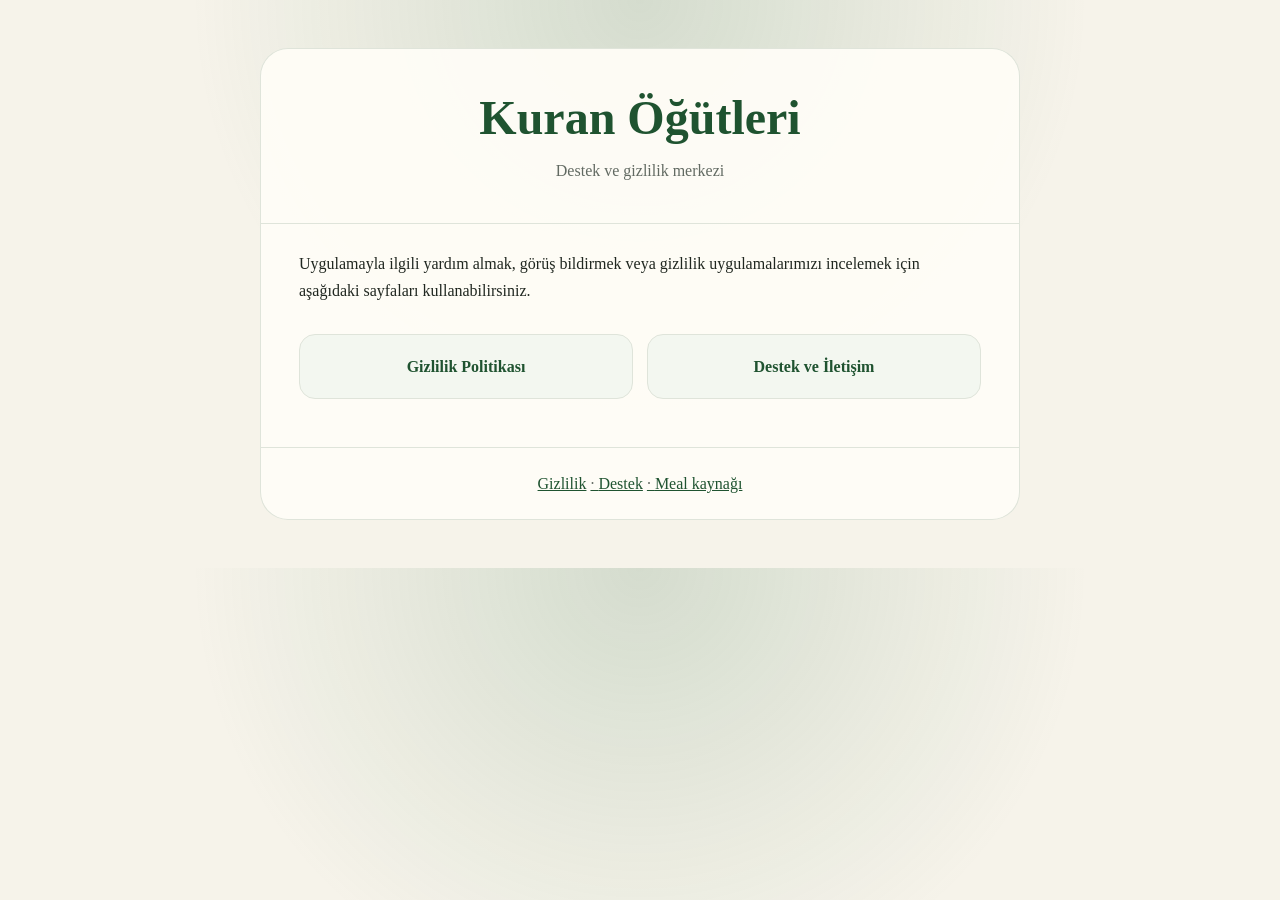
<file: index.html>
<!doctype html>
<html lang="tr">
  <head>
    <meta charset="utf-8">
    <meta name="viewport" content="width=device-width, initial-scale=1">
    <meta name="description" content="Kuran Öğütleri uygulaması destek ve gizlilik sayfası.">
    <title>Kuran Öğütleri — Destek</title>
    <link rel="stylesheet" href="styles.css">
  </head>
  <body>
    <div class="page">
      <header>
        <h1>Kuran Öğütleri</h1>
        <p>Destek ve gizlilik merkezi</p>
      </header>
      <main>
        <p>
          Uygulamayla ilgili yardım almak, görüş bildirmek veya gizlilik
          uygulamalarımızı incelemek için aşağıdaki sayfaları kullanabilirsiniz.
        </p>
        <div class="actions">
          <a class="button" href="privacy.html">Gizlilik Politikası</a>
          <a class="button" href="support.html">Destek ve İletişim</a>
        </div>
      </main>
      <footer>
        <a href="privacy.html">Gizlilik</a>
        <a href="support.html">Destek</a>
        <a href="sources.html">Meal kaynağı</a>
      </footer>
    </div>
  </body>
</html>
</file>
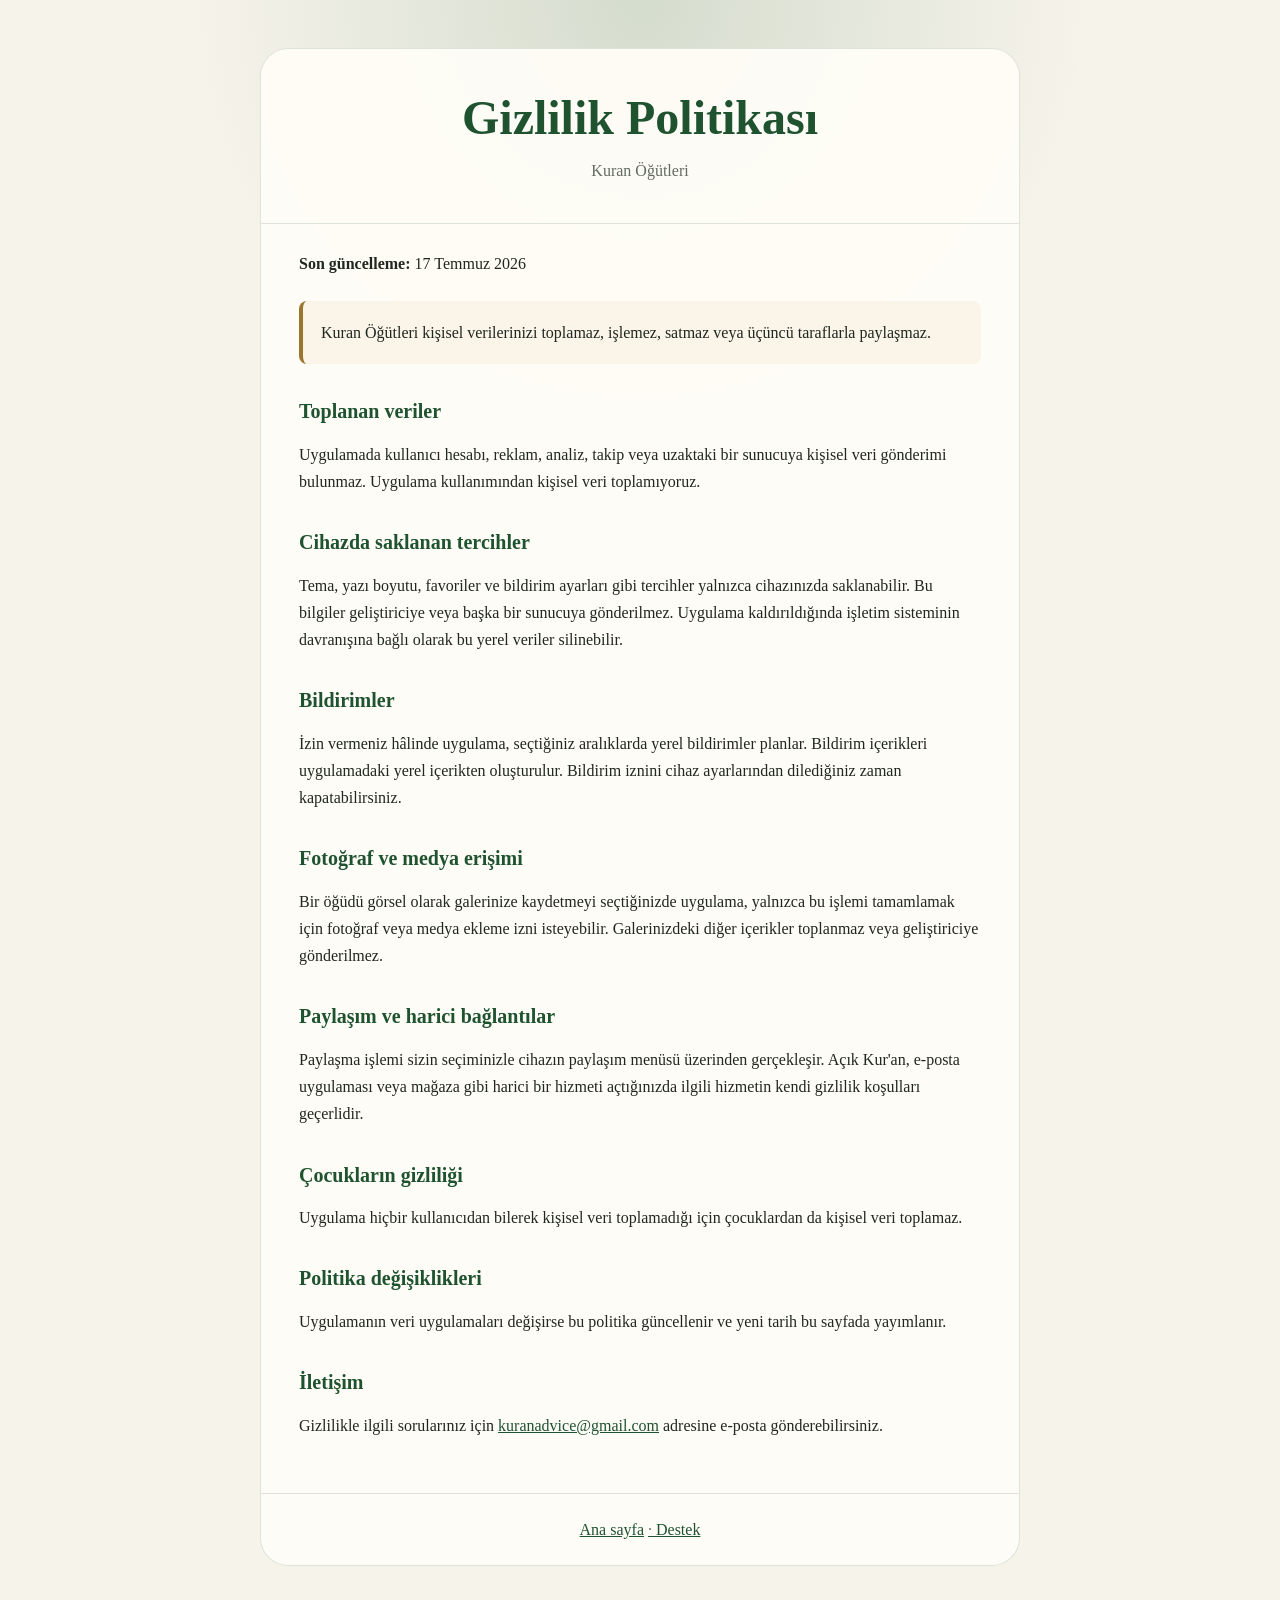
<file: privacy.html>
<!doctype html>
<html lang="tr">
  <head>
    <meta charset="utf-8">
    <meta name="viewport" content="width=device-width, initial-scale=1">
    <meta name="description" content="Kuran Öğütleri uygulaması gizlilik politikası.">
    <title>Gizlilik Politikası — Kuran Öğütleri</title>
    <link rel="stylesheet" href="styles.css">
  </head>
  <body>
    <div class="page">
      <header>
        <h1>Gizlilik Politikası</h1>
        <p>Kuran Öğütleri</p>
      </header>
      <main>
        <p><strong>Son güncelleme:</strong> 17 Temmuz 2026</p>
        <div class="note">
          Kuran Öğütleri kişisel verilerinizi toplamaz, işlemez, satmaz veya
          üçüncü taraflarla paylaşmaz.
        </div>

        <h2>Toplanan veriler</h2>
        <p>
          Uygulamada kullanıcı hesabı, reklam, analiz, takip veya uzaktaki bir
          sunucuya kişisel veri gönderimi bulunmaz. Uygulama kullanımından kişisel
          veri toplamıyoruz.
        </p>

        <h2>Cihazda saklanan tercihler</h2>
        <p>
          Tema, yazı boyutu, favoriler ve bildirim ayarları gibi tercihler yalnızca
          cihazınızda saklanabilir. Bu bilgiler geliştiriciye veya başka bir sunucuya
          gönderilmez. Uygulama kaldırıldığında işletim sisteminin davranışına bağlı
          olarak bu yerel veriler silinebilir.
        </p>

        <h2>Bildirimler</h2>
        <p>
          İzin vermeniz hâlinde uygulama, seçtiğiniz aralıklarda yerel bildirimler
          planlar. Bildirim içerikleri uygulamadaki yerel içerikten oluşturulur.
          Bildirim iznini cihaz ayarlarından dilediğiniz zaman kapatabilirsiniz.
        </p>

        <h2>Fotoğraf ve medya erişimi</h2>
        <p>
          Bir öğüdü görsel olarak galerinize kaydetmeyi seçtiğinizde uygulama,
          yalnızca bu işlemi tamamlamak için fotoğraf veya medya ekleme izni
          isteyebilir. Galerinizdeki diğer içerikler toplanmaz veya geliştiriciye
          gönderilmez.
        </p>

        <h2>Paylaşım ve harici bağlantılar</h2>
        <p>
          Paylaşma işlemi sizin seçiminizle cihazın paylaşım menüsü üzerinden
          gerçekleşir. Açık Kur'an, e-posta uygulaması veya mağaza gibi harici bir
          hizmeti açtığınızda ilgili hizmetin kendi gizlilik koşulları geçerlidir.
        </p>

        <h2>Çocukların gizliliği</h2>
        <p>
          Uygulama hiçbir kullanıcıdan bilerek kişisel veri toplamadığı için
          çocuklardan da kişisel veri toplamaz.
        </p>

        <h2>Politika değişiklikleri</h2>
        <p>
          Uygulamanın veri uygulamaları değişirse bu politika güncellenir ve yeni
          tarih bu sayfada yayımlanır.
        </p>

        <h2>İletişim</h2>
        <p>
          Gizlilikle ilgili sorularınız için
          <a href="mailto:kuranadvice@gmail.com">kuranadvice@gmail.com</a>
          adresine e-posta gönderebilirsiniz.
        </p>
      </main>
      <footer>
        <a href="index.html">Ana sayfa</a>
        <a href="support.html">Destek</a>
      </footer>
    </div>
  </body>
</html>
</file>
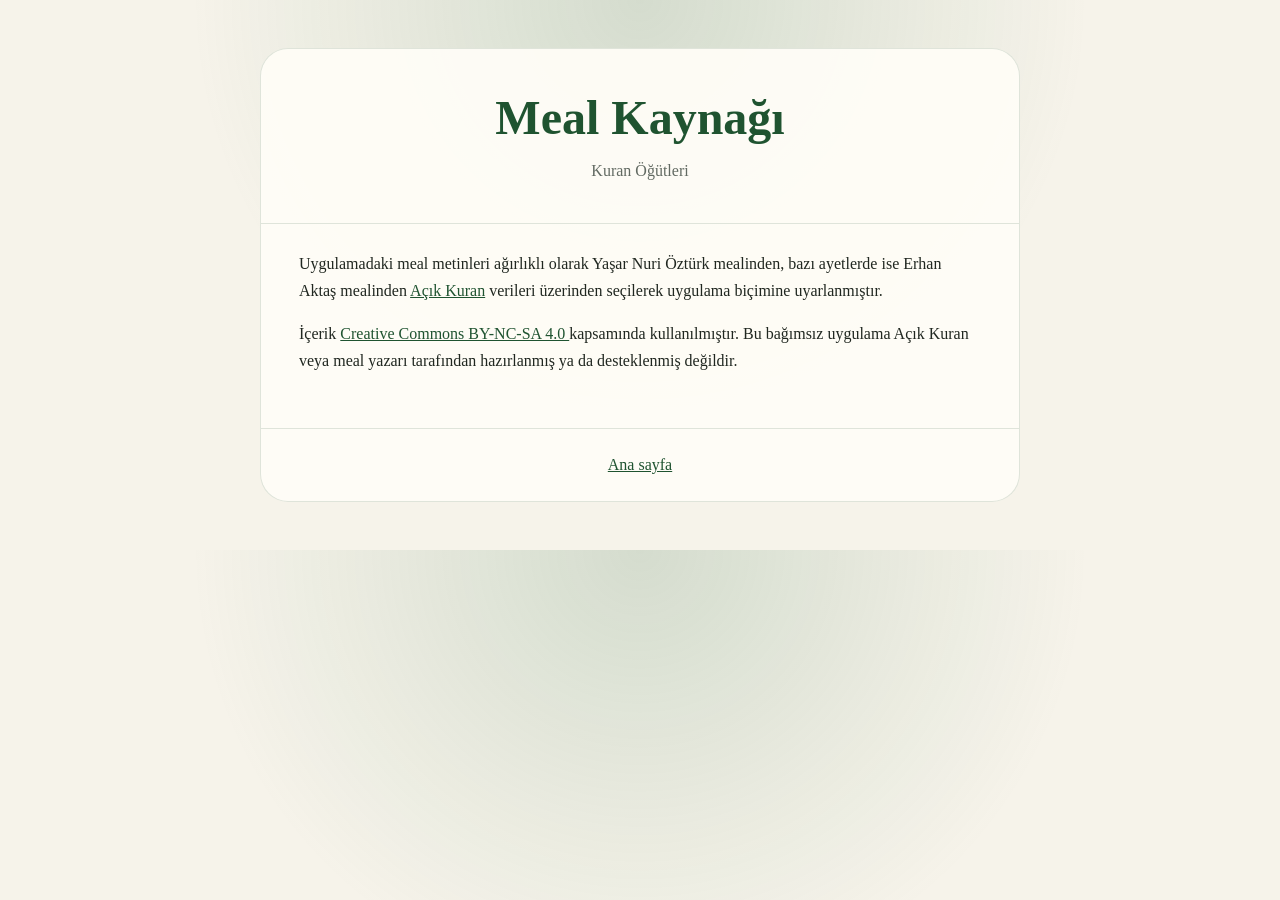
<file: sources.html>
<!doctype html>
<html lang="tr">
  <head>
    <meta charset="utf-8">
    <meta name="viewport" content="width=device-width, initial-scale=1">
    <meta name="description" content="Kuran Öğütleri meal kaynağı.">
    <title>Meal Kaynağı — Kuran Öğütleri</title>
    <link rel="stylesheet" href="styles.css">
  </head>
  <body>
    <div class="page">
      <header>
        <h1>Meal Kaynağı</h1>
        <p>Kuran Öğütleri</p>
      </header>
      <main>
        <p>
          Uygulamadaki meal metinleri ağırlıklı olarak Yaşar Nuri Öztürk
          mealinden, bazı ayetlerde ise Erhan Aktaş mealinden
          <a href="https://github.com/acik-kuran/acikkuran-api">Açık Kuran</a>
          verileri üzerinden seçilerek uygulama biçimine uyarlanmıştır.
        </p>
        <p>
          İçerik
          <a href="https://creativecommons.org/licenses/by-nc-sa/4.0/">
            Creative Commons BY-NC-SA 4.0
          </a>
          kapsamında kullanılmıştır. Bu bağımsız uygulama Açık Kuran veya meal
          yazarı tarafından hazırlanmış ya da desteklenmiş değildir.
        </p>
      </main>
      <footer>
        <a href="index.html">Ana sayfa</a>
      </footer>
    </div>
  </body>
</html>
</file>
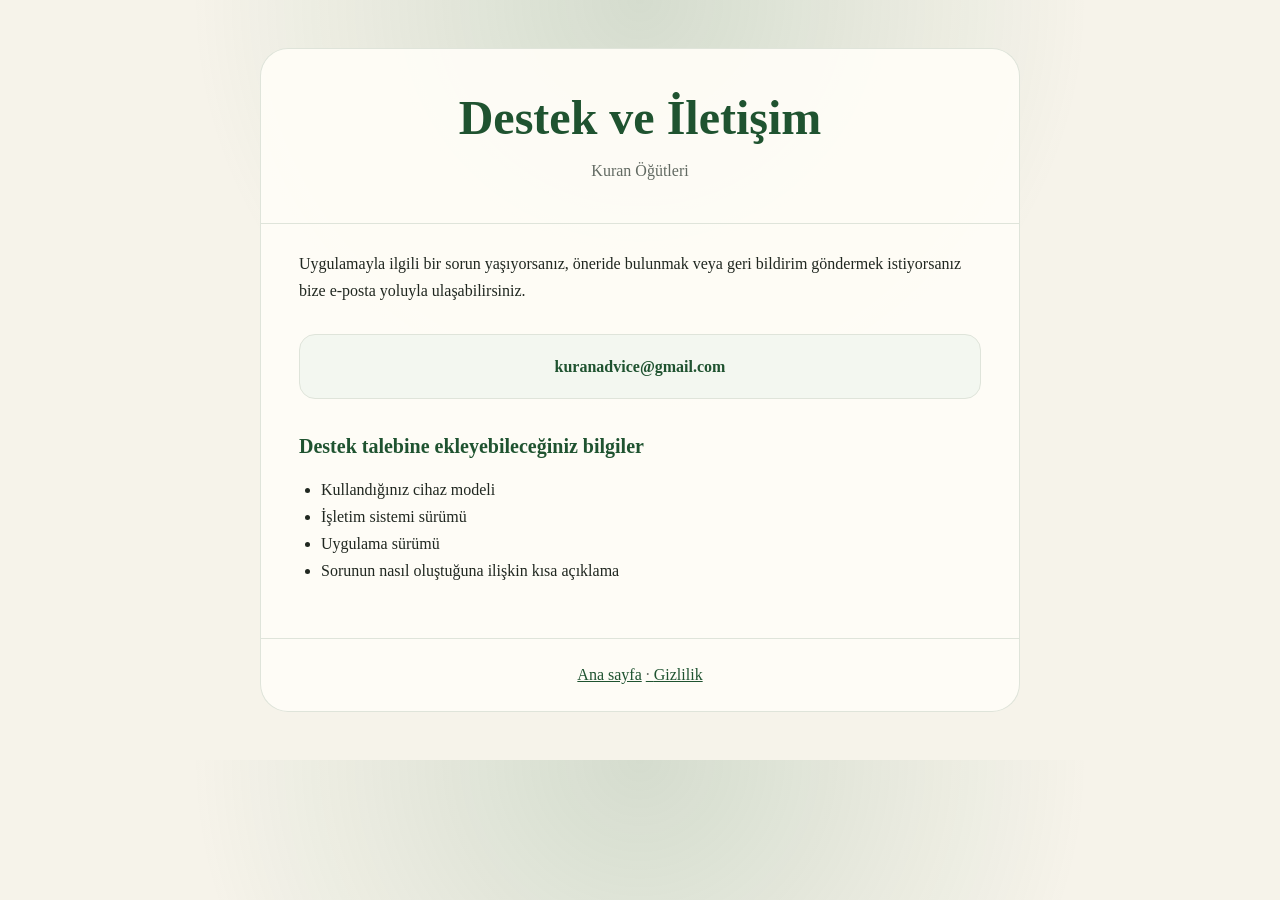
<file: support.html>
<!doctype html>
<html lang="tr">
  <head>
    <meta charset="utf-8">
    <meta name="viewport" content="width=device-width, initial-scale=1">
    <meta name="description" content="Kuran Öğütleri uygulaması destek ve iletişim sayfası.">
    <title>Destek — Kuran Öğütleri</title>
    <link rel="stylesheet" href="styles.css">
  </head>
  <body>
    <div class="page">
      <header>
        <h1>Destek ve İletişim</h1>
        <p>Kuran Öğütleri</p>
      </header>
      <main>
        <p>
          Uygulamayla ilgili bir sorun yaşıyorsanız, öneride bulunmak veya geri
          bildirim göndermek istiyorsanız bize e-posta yoluyla ulaşabilirsiniz.
        </p>

        <div class="actions">
          <a class="button" href="mailto:kuranadvice@gmail.com?subject=Kuran%20Öğütleri%20Destek">
            kuranadvice@gmail.com
          </a>
        </div>

        <h2>Destek talebine ekleyebileceğiniz bilgiler</h2>
        <ul>
          <li>Kullandığınız cihaz modeli</li>
          <li>İşletim sistemi sürümü</li>
          <li>Uygulama sürümü</li>
          <li>Sorunun nasıl oluştuğuna ilişkin kısa açıklama</li>
        </ul>
      </main>
      <footer>
        <a href="index.html">Ana sayfa</a>
        <a href="privacy.html">Gizlilik</a>
      </footer>
    </div>
  </body>
</html>
</file>
<file: styles.css>
:root {
  color-scheme: light dark;
  --background: #f6f3ea;
  --surface: #fffdf7;
  --text: #202720;
  --muted: #626a62;
  --green: #2f7442;
  --green-dark: #1f5330;
  --border: #dfe4da;
  --gold: #9b762f;
}

* {
  box-sizing: border-box;
}

body {
  margin: 0;
  background:
    radial-gradient(circle at top, rgba(77, 130, 94, 0.2), transparent 28rem),
    var(--background);
  color: var(--text);
  font-family: Georgia, "Times New Roman", serif;
  line-height: 1.7;
}

a {
  color: var(--green-dark);
}

.page {
  width: min(760px, calc(100% - 32px));
  margin: 0 auto;
  padding: 48px 0;
}

header,
main,
footer {
  background: color-mix(in srgb, var(--surface) 94%, transparent);
  border: 1px solid var(--border);
}

header {
  padding: 38px;
  border-radius: 28px 28px 0 0;
  border-bottom: 0;
  text-align: center;
}

header p {
  margin: 8px 0 0;
  color: var(--muted);
}

h1,
h2 {
  color: var(--green-dark);
  line-height: 1.3;
}

h1 {
  margin: 0;
  font-size: clamp(2rem, 7vw, 3rem);
}

h2 {
  margin-top: 34px;
  font-size: 1.25rem;
}

main {
  padding: 10px 38px 38px;
}

.actions {
  display: grid;
  grid-template-columns: repeat(auto-fit, minmax(220px, 1fr));
  gap: 14px;
  margin: 30px 0 10px;
}

.button {
  display: block;
  padding: 18px;
  border: 1px solid var(--border);
  border-radius: 16px;
  background: #f3f7f0;
  color: var(--green-dark);
  font-weight: bold;
  text-align: center;
  text-decoration: none;
}

.button:hover {
  border-color: var(--green);
}

.note {
  margin: 24px 0;
  padding: 18px;
  border-left: 4px solid var(--gold);
  border-radius: 8px;
  background: #faf5e8;
}

ul {
  padding-left: 22px;
}

footer {
  padding: 22px 38px;
  border-radius: 0 0 28px 28px;
  border-top: 0;
  color: var(--muted);
  text-align: center;
}

footer a + a::before {
  content: " · ";
  color: var(--muted);
}

@media (prefers-color-scheme: dark) {
  :root {
    --background: #101712;
    --surface: #172019;
    --text: #edf2eb;
    --muted: #b8c0b7;
    --green-dark: #98d5a5;
    --border: #334137;
  }

  .button,
  .note {
    background: #1d2a20;
  }
}

@media (max-width: 520px) {
  .page {
    width: min(100% - 20px, 760px);
    padding: 10px 0;
  }

  header,
  main,
  footer {
    padding-left: 22px;
    padding-right: 22px;
  }
}
</file>
